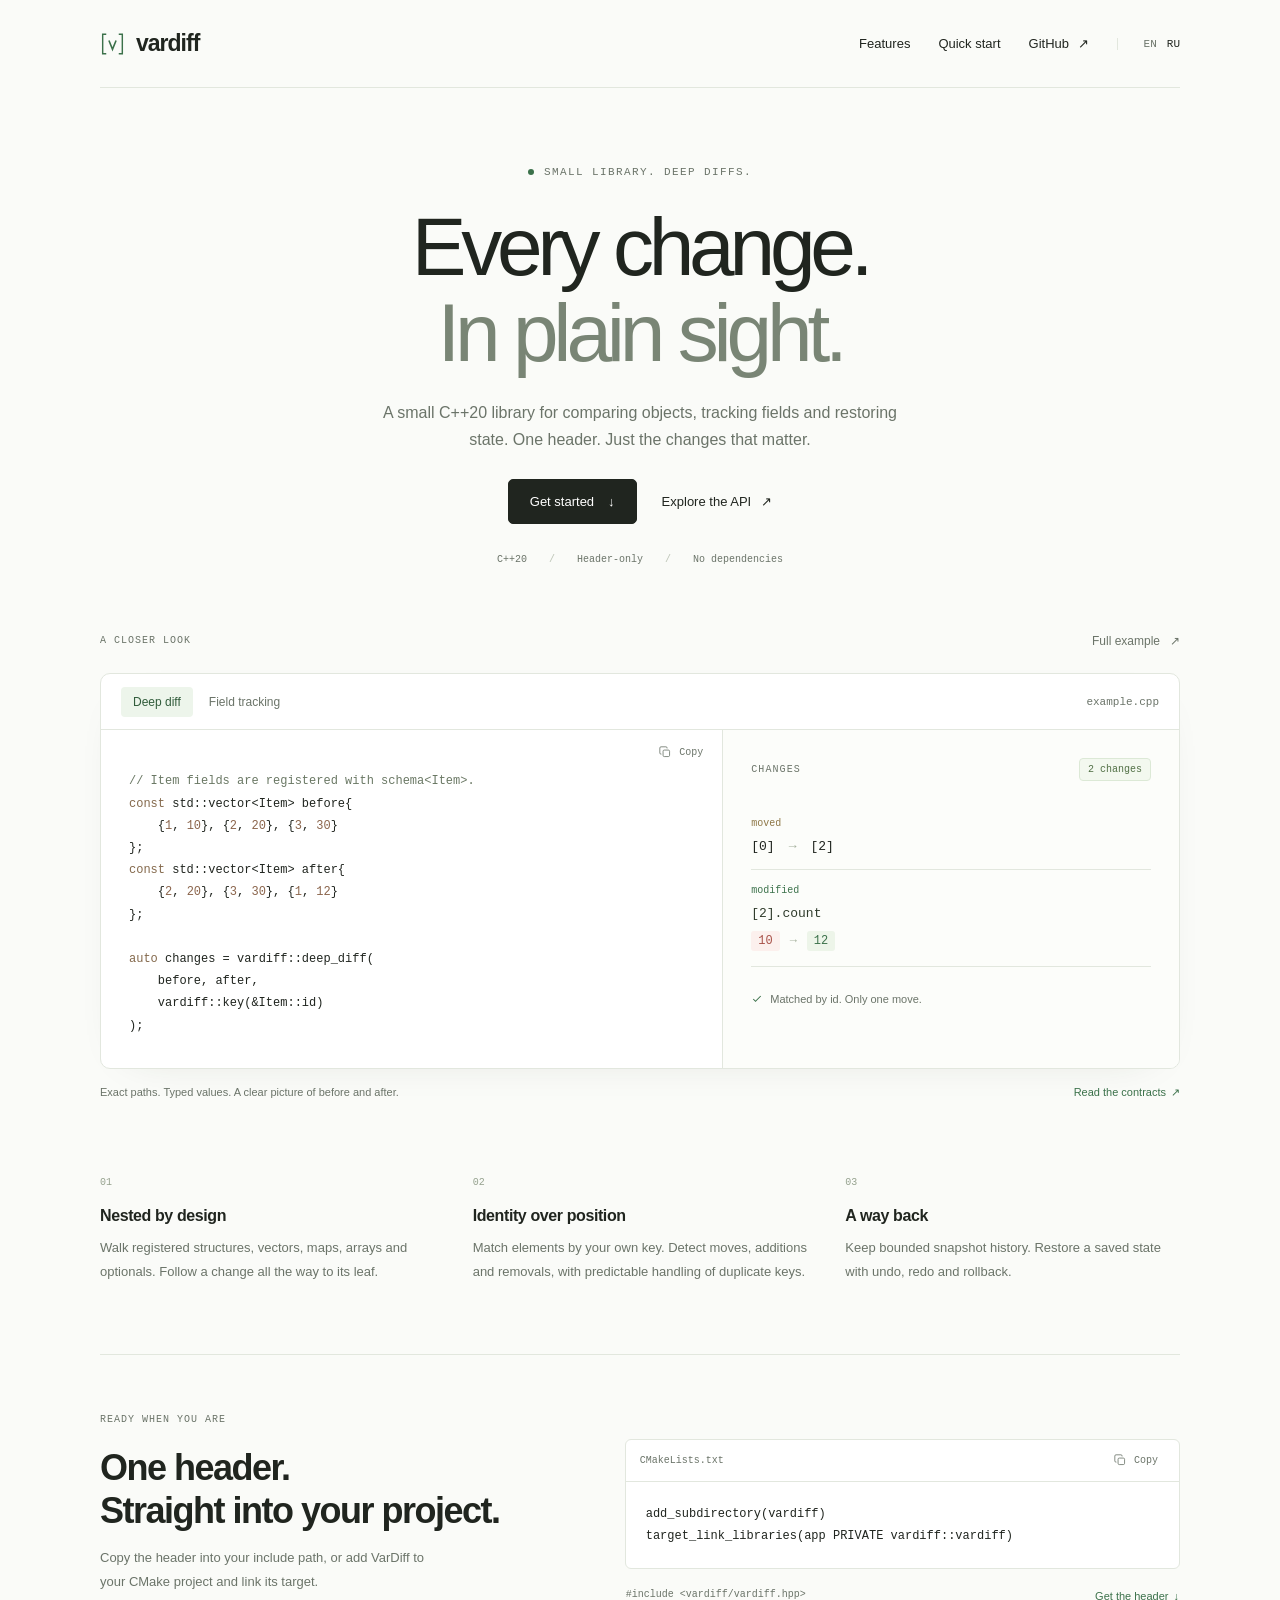
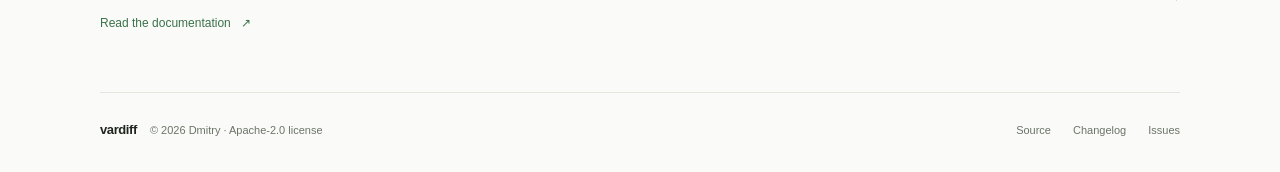
<file: site/index.html>
<!doctype html>
<html lang="en">
<head>
  <meta charset="utf-8">
  <meta name="viewport" content="width=device-width, initial-scale=1">
  <meta name="google-site-verification" content="hrMwf8EGETYBCFan39_Js3TOi5ihelGOi_mbezkfp-I" />
  <meta name="yandex-verification" content="321ada2dad0df365" />
  <meta name="theme-color" content="#fafbf8">
  <title>VarDiff — Every change, in plain sight.</title>
  <meta name="description" content="A small, header-only C++20 library for deep diffs, field tracking and snapshots. Compare nested objects, match by key and see exactly what changed.">
  <meta property="og:type" content="website">
  <meta property="og:site_name" content="VarDiff">
  <meta property="og:title" content="VarDiff — Every change, in plain sight.">
  <meta property="og:description" content="A small, header-only C++20 library for deep diffs, field tracking and snapshots. Compare nested objects, match by key and see exactly what changed.">
  <meta property="og:url" content="https://qventymr.github.io/vardiff/">
  <link rel="canonical" href="https://qventymr.github.io/vardiff/">
  <link rel="alternate" hreflang="en" href="https://qventymr.github.io/vardiff/">
  <link rel="alternate" hreflang="ru" href="https://qventymr.github.io/vardiff/ru/">
  <link rel="alternate" hreflang="x-default" href="https://qventymr.github.io/vardiff/">
  <link rel="icon" type="image/svg+xml" href="./assets/favicon.svg">
  <link rel="stylesheet" href="./assets/site.css">
  <script src="./assets/site.js" defer></script>
</head>
<body>
  <a class="skip-link" href="#main">Skip to content</a>
  <header class="site-header wrap">
    <nav class="nav" aria-label="Main navigation">
      <a class="wordmark" href="./" aria-label="VarDiff"><svg class="mark" viewBox="0 0 28 30" fill="none" aria-hidden="true"><path d="M7 4H3v22h4M21 4h4v22h-4" stroke="currentColor" stroke-width="1.6"/><path d="m10 11 4 10 4-10" stroke="currentColor" stroke-width="1.8"/></svg><span>vardiff</span></a>
      <div class="nav-links">
        <a class="nav-anchor" href="#features">Features</a>
        <a class="nav-anchor" href="#start">Quick start</a>
        <a href="https://github.com/qventymr/vardiff">GitHub <span class="arrow" aria-hidden="true">↗</span></a>
        <div class="language" aria-label="Language"><span lang="en" aria-current="page">EN</span><a href="./ru/" lang="ru" hreflang="ru" aria-label="Русская версия">RU</a></div>
      </div>
    </nav>
  </header>

  <main id="main">
    <section class="hero wrap" aria-labelledby="hero-title">
      <div class="eyebrow"><span class="status-dot" aria-hidden="true"></span>Small library. Deep diffs.</div>
      <h1 id="hero-title"><span>Every change.</span><span class="secondary">In plain sight.</span></h1>
      <p class="hero-description">A small C++20 library for comparing objects, tracking fields and restoring state. One header. Just the changes that matter.</p>
      <div class="hero-actions">
        <a class="button" href="#start">Get started<span aria-hidden="true">↓</span></a>
        <a class="text-link" href="https://github.com/qventymr/vardiff/blob/main/docs/API.md">Explore the API<span class="arrow" aria-hidden="true">↗</span></a>
      </div>
      <div class="traits"><span>C++20</span><span>Header-only</span><span>No dependencies</span></div>
    </section>

    <section class="example wrap" id="example" aria-labelledby="example-heading">
      <div class="section-heading">
        <h2 class="eyebrow" id="example-heading">A closer look</h2>
        <a class="text-link" href="https://github.com/qventymr/vardiff/blob/main/examples/deep_diff.cpp">Full example<span class="arrow" aria-hidden="true">↗</span></a>
      </div>
      <div class="demo">
        <div class="demo-toolbar">
          <div class="example-tabs" role="tablist" aria-label="Choose a code example">
            <button class="example-tab" id="tab-deep" role="tab" type="button" aria-controls="panel-deep" aria-selected="true" tabindex="0">Deep diff</button>
            <button class="example-tab" id="tab-track" role="tab" type="button" aria-controls="panel-track" aria-selected="false" tabindex="-1">Field tracking</button>
          </div>
          <span class="file-label">example.cpp</span>
        </div>
        <div id="panel-deep" role="tabpanel" aria-labelledby="tab-deep" tabindex="0">
          <div class="code-grid">
            <div class="code-source">
              <button class="copy-button source-copy" type="button" data-copy="code-deep" data-label="Copy" data-success="Copied" data-error="Copy failed. Select the code to copy it manually." aria-label="Copy: code-deep" hidden><svg viewBox="0 0 16 16" fill="none" aria-hidden="true"><rect x="5" y="5" width="8" height="8" rx="1.5" stroke="currentColor"/><path d="M10 3V2.5A1.5 1.5 0 0 0 8.5 1h-6A1.5 1.5 0 0 0 1 2.5v6A1.5 1.5 0 0 0 2.5 10H3" stroke="currentColor"/></svg><span>Copy</span></button>
              <pre><code id="code-deep"><span class="token-comment">// Item fields are registered with schema&lt;Item&gt;.</span>
<span class="token-keyword">const</span> std::vector&lt;Item&gt; before{
    {<span class="token-number">1</span>, <span class="token-number">10</span>}, {<span class="token-number">2</span>, <span class="token-number">20</span>}, {<span class="token-number">3</span>, <span class="token-number">30</span>}
};
<span class="token-keyword">const</span> std::vector&lt;Item&gt; after{
    {<span class="token-number">2</span>, <span class="token-number">20</span>}, {<span class="token-number">3</span>, <span class="token-number">30</span>}, {<span class="token-number">1</span>, <span class="token-number">12</span>}
};

<span class="token-keyword">auto</span> changes = vardiff::deep_diff(
    before, after,
    vardiff::key(&amp;Item::id)
);</code></pre>
            </div>
            <div class="output">
              <div class="output-header"><span class="output-label">Changes</span><span class="change-count">2 changes</span></div>
              <div class="change-row"><span class="change-type move-type">moved</span><div class="change-content"><span>[0]</span><span class="change-arrow" aria-label="to">→</span><span>[2]</span></div></div>
              <div class="change-row"><span class="change-type edit-type">modified</span><div class="change-content path">[2].count</div><div class="values"><span class="removed">10</span><span class="change-arrow" aria-label="to">→</span><span class="added">12</span></div></div>
              <p class="output-note"><svg width="12" height="12" viewBox="0 0 16 16" fill="none" aria-hidden="true"><path d="m3 8 3 3 7-7" stroke="currentColor" stroke-width="1.4"/></svg><span>Matched by id. Only one move.</span></p>
            </div>
          </div>
        </div>
        <div id="panel-track" role="tabpanel" aria-labelledby="tab-track" tabindex="0" hidden>
          <div class="code-grid">
            <div class="code-source">
              <button class="copy-button source-copy" type="button" data-copy="code-track" data-label="Copy" data-success="Copied" data-error="Copy failed. Select the code to copy it manually." aria-label="Copy: code-track" hidden><svg viewBox="0 0 16 16" fill="none" aria-hidden="true"><rect x="5" y="5" width="8" height="8" rx="1.5" stroke="currentColor"/><path d="M10 3V2.5A1.5 1.5 0 0 0 8.5 1h-6A1.5 1.5 0 0 0 1 2.5v6A1.5 1.5 0 0 0 2.5 10H3" stroke="currentColor"/></svg><span>Copy</span></button>
              <pre><code id="code-track"><span class="token-keyword">struct</span> Player { <span class="token-keyword">int</span> hp = <span class="token-number">100</span>; };
Player player;

<span class="token-keyword">auto</span> watcher = vardiff::track(
    player,
    vardiff::field(<span class="token-string">&quot;hp&quot;</span>, &amp;Player::hp)
);

player.hp = <span class="token-number">75</span>;
<span class="token-keyword">auto</span> changes = watcher.diff();</code></pre>
            </div>
            <div class="output">
              <div class="output-header"><span class="output-label">Changes</span><span class="change-count">1 change</span></div>
              <div class="change-row"><span class="change-type edit-type">modified</span><div class="change-content path">hp</div><div class="values"><span class="removed">100</span><span class="change-arrow" aria-label="to">→</span><span class="added">75</span></div></div>
              <p class="output-note"><svg width="12" height="12" viewBox="0 0 16 16" fill="none" aria-hidden="true"><path d="m3 8 3 3 7-7" stroke="currentColor" stroke-width="1.4"/></svg><span>Your object stays yours. Read changes when you need them.</span></p>
            </div>
          </div>
        </div>
      </div>
      <div class="demo-caption"><p>Exact paths. Typed values. A clear picture of before and after.</p><a href="https://github.com/qventymr/vardiff/blob/main/docs/DeepDiff.md">Read the contracts<span class="arrow" aria-hidden="true">↗</span></a></div>
    </section>

    <section class="features wrap" id="features" aria-label="Features"><article class="feature"><span class="feature-number" aria-hidden="true">01</span><h3>Nested by design</h3><p>Walk registered structures, vectors, maps, arrays and optionals. Follow a change all the way to its leaf.</p></article><article class="feature"><span class="feature-number" aria-hidden="true">02</span><h3>Identity over position</h3><p>Match elements by your own key. Detect moves, additions and removals, with predictable handling of duplicate keys.</p></article><article class="feature"><span class="feature-number" aria-hidden="true">03</span><h3>A way back</h3><p>Keep bounded snapshot history. Restore a saved state with undo, redo and rollback.</p></article></section>

    <section class="getting-started wrap" id="start" aria-labelledby="start-heading">
      <div>
        <div class="eyebrow">Ready when you are</div>
        <h2 id="start-heading"><span>One header.</span><span>Straight into your project.</span></h2>
        <p>Copy the header into your include path, or add VarDiff to your CMake project and link its target.</p>
        <a class="text-link" href="https://github.com/qventymr/vardiff/blob/main/docs/API.md">Read the documentation<span class="arrow" aria-hidden="true">↗</span></a>
      </div>
      <div class="setup">
        <div class="install-box">
          <div class="install-header"><span>CMakeLists.txt</span><button class="copy-button " type="button" data-copy="code-cmake" data-label="Copy" data-success="Copied" data-error="Copy failed. Select the code to copy it manually." aria-label="Copy: code-cmake" hidden><svg viewBox="0 0 16 16" fill="none" aria-hidden="true"><rect x="5" y="5" width="8" height="8" rx="1.5" stroke="currentColor"/><path d="M10 3V2.5A1.5 1.5 0 0 0 8.5 1h-6A1.5 1.5 0 0 0 1 2.5v6A1.5 1.5 0 0 0 2.5 10H3" stroke="currentColor"/></svg><span>Copy</span></button></div>
          <pre><code id="code-cmake">add_subdirectory(vardiff)
target_link_libraries(app PRIVATE vardiff::vardiff)</code></pre>
        </div>
        <div class="include-line"><code>#include &lt;vardiff/vardiff.hpp&gt;</code><a href="https://raw.githubusercontent.com/qventymr/vardiff/main/include/vardiff/vardiff.hpp">Get the header<span class="arrow" aria-hidden="true">↓</span></a></div>
      </div>
    </section>
  </main>

  <footer class="site-footer wrap">
    <div class="footer-meta"><strong>vardiff</strong><span>© 2026 Dmitry · <a href="https://github.com/qventymr/vardiff/blob/main/LICENSE">Apache-2.0 license</a></span></div>
    <div class="footer-links"><a href="https://github.com/qventymr/vardiff">Source</a><a href="https://github.com/qventymr/vardiff/blob/main/CHANGELOG.md">Changelog</a><a href="https://github.com/qventymr/vardiff/issues">Issues</a></div>
  </footer>
  <div id="copy-status" class="sr-only" role="status" aria-live="polite" aria-atomic="true"></div>
</body>
</html>
</file>
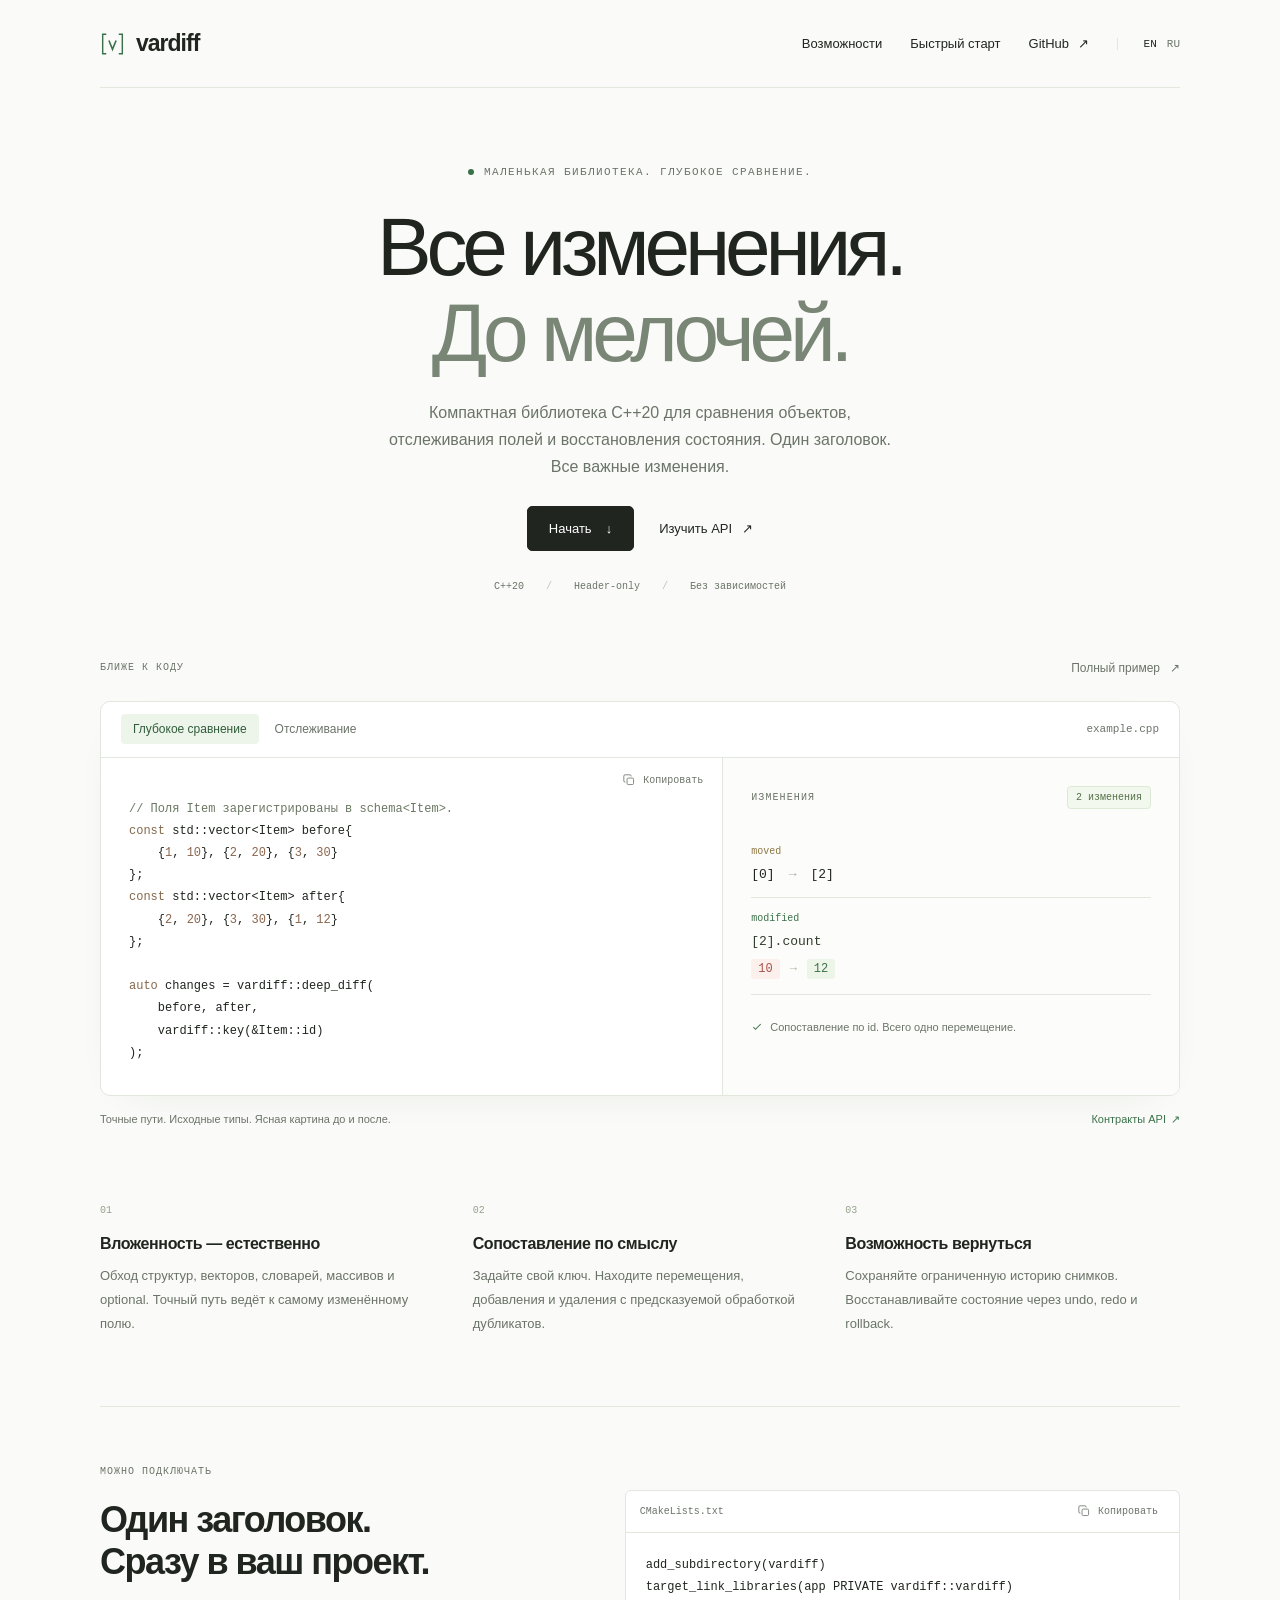
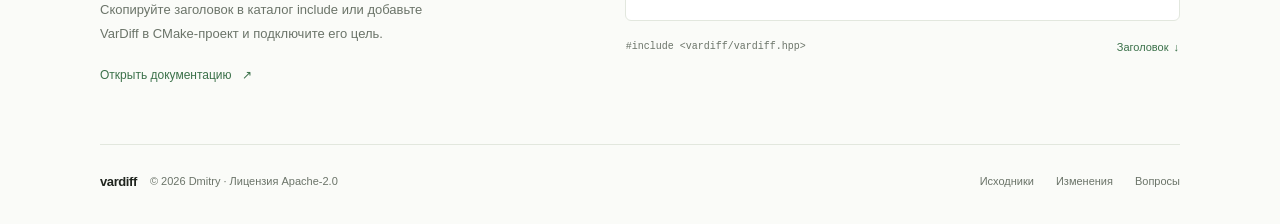
<file: site/ru/index.html>
<!doctype html>
<html lang="ru">
<head>
  <meta charset="utf-8">
  <meta name="viewport" content="width=device-width, initial-scale=1">
  <meta name="google-site-verification" content="hrMwf8EGETYBCFan39_Js3TOi5ihelGOi_mbezkfp-I" />
  <meta name="yandex-verification" content="321ada2dad0df365" />
  <meta name="theme-color" content="#fafbf8">
  <title>VarDiff — Все изменения. До мелочей.</title>
  <meta name="description" content="Компактная header-only библиотека C++20 для глубокого сравнения объектов, отслеживания полей и снимков состояния. Ключи, перемещения и точные пути изменений.">
  <meta property="og:type" content="website">
  <meta property="og:site_name" content="VarDiff">
  <meta property="og:title" content="VarDiff — Все изменения. До мелочей.">
  <meta property="og:description" content="Компактная header-only библиотека C++20 для глубокого сравнения объектов, отслеживания полей и снимков состояния. Ключи, перемещения и точные пути изменений.">
  <meta property="og:url" content="https://qventymr.github.io/vardiff/ru/">
  <link rel="canonical" href="https://qventymr.github.io/vardiff/ru/">
  <link rel="alternate" hreflang="en" href="https://qventymr.github.io/vardiff/">
  <link rel="alternate" hreflang="ru" href="https://qventymr.github.io/vardiff/ru/">
  <link rel="alternate" hreflang="x-default" href="https://qventymr.github.io/vardiff/">
  <link rel="icon" type="image/svg+xml" href="../assets/favicon.svg">
  <link rel="stylesheet" href="../assets/site.css">
  <script src="../assets/site.js" defer></script>
</head>
<body>
  <a class="skip-link" href="#main">Перейти к содержимому</a>
  <header class="site-header wrap">
    <nav class="nav" aria-label="Основная навигация">
      <a class="wordmark" href="../" aria-label="VarDiff"><svg class="mark" viewBox="0 0 28 30" fill="none" aria-hidden="true"><path d="M7 4H3v22h4M21 4h4v22h-4" stroke="currentColor" stroke-width="1.6"/><path d="m10 11 4 10 4-10" stroke="currentColor" stroke-width="1.8"/></svg><span>vardiff</span></a>
      <div class="nav-links">
        <a class="nav-anchor" href="#features">Возможности</a>
        <a class="nav-anchor" href="#start">Быстрый старт</a>
        <a href="https://github.com/qventymr/vardiff">GitHub <span class="arrow" aria-hidden="true">↗</span></a>
        <div class="language" aria-label="Язык"><a href="../" lang="en" hreflang="en" aria-label="English version">EN</a><span lang="ru" aria-current="page">RU</span></div>
      </div>
    </nav>
  </header>

  <main id="main">
    <section class="hero wrap" aria-labelledby="hero-title">
      <div class="eyebrow"><span class="status-dot" aria-hidden="true"></span>Маленькая библиотека. Глубокое сравнение.</div>
      <h1 id="hero-title"><span>Все изменения.</span><span class="secondary">До мелочей.</span></h1>
      <p class="hero-description">Компактная библиотека C++20 для сравнения объектов, отслеживания полей и восстановления состояния. Один заголовок. Все важные изменения.</p>
      <div class="hero-actions">
        <a class="button" href="#start">Начать<span aria-hidden="true">↓</span></a>
        <a class="text-link" href="https://github.com/qventymr/vardiff/blob/main/docs/API.ru.md">Изучить API<span class="arrow" aria-hidden="true">↗</span></a>
      </div>
      <div class="traits"><span>C++20</span><span>Header-only</span><span>Без зависимостей</span></div>
    </section>

    <section class="example wrap" id="example" aria-labelledby="example-heading">
      <div class="section-heading">
        <h2 class="eyebrow" id="example-heading">Ближе к коду</h2>
        <a class="text-link" href="https://github.com/qventymr/vardiff/blob/main/examples/deep_diff.cpp">Полный пример<span class="arrow" aria-hidden="true">↗</span></a>
      </div>
      <div class="demo">
        <div class="demo-toolbar">
          <div class="example-tabs" role="tablist" aria-label="Выбрать пример кода">
            <button class="example-tab" id="tab-deep" role="tab" type="button" aria-controls="panel-deep" aria-selected="true" tabindex="0">Глубокое сравнение</button>
            <button class="example-tab" id="tab-track" role="tab" type="button" aria-controls="panel-track" aria-selected="false" tabindex="-1">Отслеживание</button>
          </div>
          <span class="file-label">example.cpp</span>
        </div>
        <div id="panel-deep" role="tabpanel" aria-labelledby="tab-deep" tabindex="0">
          <div class="code-grid">
            <div class="code-source">
              <button class="copy-button source-copy" type="button" data-copy="code-deep" data-label="Копировать" data-success="Готово" data-error="Не удалось скопировать. Выделите код и скопируйте его вручную." aria-label="Копировать: code-deep" hidden><svg viewBox="0 0 16 16" fill="none" aria-hidden="true"><rect x="5" y="5" width="8" height="8" rx="1.5" stroke="currentColor"/><path d="M10 3V2.5A1.5 1.5 0 0 0 8.5 1h-6A1.5 1.5 0 0 0 1 2.5v6A1.5 1.5 0 0 0 2.5 10H3" stroke="currentColor"/></svg><span>Копировать</span></button>
              <pre><code id="code-deep"><span class="token-comment">// Поля Item зарегистрированы в schema&lt;Item&gt;.</span>
<span class="token-keyword">const</span> std::vector&lt;Item&gt; before{
    {<span class="token-number">1</span>, <span class="token-number">10</span>}, {<span class="token-number">2</span>, <span class="token-number">20</span>}, {<span class="token-number">3</span>, <span class="token-number">30</span>}
};
<span class="token-keyword">const</span> std::vector&lt;Item&gt; after{
    {<span class="token-number">2</span>, <span class="token-number">20</span>}, {<span class="token-number">3</span>, <span class="token-number">30</span>}, {<span class="token-number">1</span>, <span class="token-number">12</span>}
};

<span class="token-keyword">auto</span> changes = vardiff::deep_diff(
    before, after,
    vardiff::key(&amp;Item::id)
);</code></pre>
            </div>
            <div class="output">
              <div class="output-header"><span class="output-label">Изменения</span><span class="change-count">2 изменения</span></div>
              <div class="change-row"><span class="change-type move-type">moved</span><div class="change-content"><span>[0]</span><span class="change-arrow" aria-label="в">→</span><span>[2]</span></div></div>
              <div class="change-row"><span class="change-type edit-type">modified</span><div class="change-content path">[2].count</div><div class="values"><span class="removed">10</span><span class="change-arrow" aria-label="в">→</span><span class="added">12</span></div></div>
              <p class="output-note"><svg width="12" height="12" viewBox="0 0 16 16" fill="none" aria-hidden="true"><path d="m3 8 3 3 7-7" stroke="currentColor" stroke-width="1.4"/></svg><span>Сопоставление по id. Всего одно перемещение.</span></p>
            </div>
          </div>
        </div>
        <div id="panel-track" role="tabpanel" aria-labelledby="tab-track" tabindex="0" hidden>
          <div class="code-grid">
            <div class="code-source">
              <button class="copy-button source-copy" type="button" data-copy="code-track" data-label="Копировать" data-success="Готово" data-error="Не удалось скопировать. Выделите код и скопируйте его вручную." aria-label="Копировать: code-track" hidden><svg viewBox="0 0 16 16" fill="none" aria-hidden="true"><rect x="5" y="5" width="8" height="8" rx="1.5" stroke="currentColor"/><path d="M10 3V2.5A1.5 1.5 0 0 0 8.5 1h-6A1.5 1.5 0 0 0 1 2.5v6A1.5 1.5 0 0 0 2.5 10H3" stroke="currentColor"/></svg><span>Копировать</span></button>
              <pre><code id="code-track"><span class="token-keyword">struct</span> Player { <span class="token-keyword">int</span> hp = <span class="token-number">100</span>; };
Player player;

<span class="token-keyword">auto</span> watcher = vardiff::track(
    player,
    vardiff::field(<span class="token-string">&quot;hp&quot;</span>, &amp;Player::hp)
);

player.hp = <span class="token-number">75</span>;
<span class="token-keyword">auto</span> changes = watcher.diff();</code></pre>
            </div>
            <div class="output">
              <div class="output-header"><span class="output-label">Изменения</span><span class="change-count">1 изменение</span></div>
              <div class="change-row"><span class="change-type edit-type">modified</span><div class="change-content path">hp</div><div class="values"><span class="removed">100</span><span class="change-arrow" aria-label="в">→</span><span class="added">75</span></div></div>
              <p class="output-note"><svg width="12" height="12" viewBox="0 0 16 16" fill="none" aria-hidden="true"><path d="m3 8 3 3 7-7" stroke="currentColor" stroke-width="1.4"/></svg><span>Объект остаётся вашим. Проверяйте изменения, когда нужно.</span></p>
            </div>
          </div>
        </div>
      </div>
      <div class="demo-caption"><p>Точные пути. Исходные типы. Ясная картина до и после.</p><a href="https://github.com/qventymr/vardiff/blob/main/docs/DeepDiff.ru.md">Контракты API<span class="arrow" aria-hidden="true">↗</span></a></div>
    </section>

    <section class="features wrap" id="features" aria-label="Возможности"><article class="feature"><span class="feature-number" aria-hidden="true">01</span><h3>Вложенность — естественно</h3><p>Обход структур, векторов, словарей, массивов и optional. Точный путь ведёт к самому изменённому полю.</p></article><article class="feature"><span class="feature-number" aria-hidden="true">02</span><h3>Сопоставление по смыслу</h3><p>Задайте свой ключ. Находите перемещения, добавления и удаления с предсказуемой обработкой дубликатов.</p></article><article class="feature"><span class="feature-number" aria-hidden="true">03</span><h3>Возможность вернуться</h3><p>Сохраняйте ограниченную историю снимков. Восстанавливайте состояние через undo, redo и rollback.</p></article></section>

    <section class="getting-started wrap" id="start" aria-labelledby="start-heading">
      <div>
        <div class="eyebrow">Можно подключать</div>
        <h2 id="start-heading"><span>Один заголовок.</span><span>Сразу в ваш проект.</span></h2>
        <p>Скопируйте заголовок в каталог include или добавьте VarDiff в CMake-проект и подключите его цель.</p>
        <a class="text-link" href="https://github.com/qventymr/vardiff/blob/main/docs/API.ru.md">Открыть документацию<span class="arrow" aria-hidden="true">↗</span></a>
      </div>
      <div class="setup">
        <div class="install-box">
          <div class="install-header"><span>CMakeLists.txt</span><button class="copy-button " type="button" data-copy="code-cmake" data-label="Копировать" data-success="Готово" data-error="Не удалось скопировать. Выделите код и скопируйте его вручную." aria-label="Копировать: code-cmake" hidden><svg viewBox="0 0 16 16" fill="none" aria-hidden="true"><rect x="5" y="5" width="8" height="8" rx="1.5" stroke="currentColor"/><path d="M10 3V2.5A1.5 1.5 0 0 0 8.5 1h-6A1.5 1.5 0 0 0 1 2.5v6A1.5 1.5 0 0 0 2.5 10H3" stroke="currentColor"/></svg><span>Копировать</span></button></div>
          <pre><code id="code-cmake">add_subdirectory(vardiff)
target_link_libraries(app PRIVATE vardiff::vardiff)</code></pre>
        </div>
        <div class="include-line"><code>#include &lt;vardiff/vardiff.hpp&gt;</code><a href="https://raw.githubusercontent.com/qventymr/vardiff/main/include/vardiff/vardiff.hpp">Заголовок<span class="arrow" aria-hidden="true">↓</span></a></div>
      </div>
    </section>
  </main>

  <footer class="site-footer wrap">
    <div class="footer-meta"><strong>vardiff</strong><span>© 2026 Dmitry · <a href="https://github.com/qventymr/vardiff/blob/main/LICENSE">Лицензия Apache-2.0</a></span></div>
    <div class="footer-links"><a href="https://github.com/qventymr/vardiff">Исходники</a><a href="https://github.com/qventymr/vardiff/blob/main/CHANGELOG.md">Изменения</a><a href="https://github.com/qventymr/vardiff/issues">Вопросы</a></div>
  </footer>
  <div id="copy-status" class="sr-only" role="status" aria-live="polite" aria-atomic="true"></div>
</body>
</html>
</file>
<file: site/assets/site.css>
:root {
  color-scheme: light;
  --paper: #fafbf8;
  --surface: #ffffff;
  --ink: #20251f;
  --muted: #6b7469;
  --line: #e2e7de;
  --green: #3b714a;
  --green-soft: #edf5eb;
  --red: #a85249;
  --mono: "SFMono-Regular", Consolas, "Liberation Mono", monospace;
  font-family: -apple-system, BlinkMacSystemFont, "Segoe UI", sans-serif;
  font-synthesis: none;
  text-rendering: optimizeLegibility;
  -webkit-font-smoothing: antialiased;
}

* { box-sizing: border-box; }
html { scroll-behavior: smooth; scroll-padding-top: 30px; }
body { margin: 0; background: var(--paper); color: var(--ink); }
button, a { -webkit-tap-highlight-color: transparent; }
a { color: inherit; text-decoration: none; }
button { font: inherit; }
button, a { touch-action: manipulation; }
button:focus-visible, a:focus-visible, [tabindex]:focus-visible {
  outline: 2px solid var(--green);
  outline-offset: 5px;
}
::selection { background: #dbead4; color: #20251f; }
svg { display: block; }
.wrap { width: min(1080px, calc(100% - 88px)); margin-inline: auto; }
.sr-only {
  position: absolute; width: 1px; height: 1px; padding: 0; margin: -1px;
  overflow: hidden; clip: rect(0, 0, 0, 0); white-space: nowrap; border: 0;
}
.skip-link {
  position: absolute; top: -80px; left: 20px; z-index: 10;
  padding: 12px 18px; background: var(--ink); color: white;
}
.skip-link:focus { top: 12px; }
.site-header { height: 88px; display: flex; align-items: center; border-bottom: 1px solid var(--line); }
.nav { display: flex; justify-content: space-between; align-items: center; gap: 28px; width: 100%; }
.wordmark { display: inline-flex; align-items: center; gap: 11px; font-size: 23px; font-weight: 650; letter-spacing: -1px; }
.mark { width: 25px; height: 28px; color: var(--green); }
.nav-links { display: flex; align-items: center; gap: 28px; font-size: 13px; font-weight: 500; }
.nav-links a { transition: color 150ms; }
.nav-links a:hover, .text-link:hover, .footer-links a:hover { color: var(--green); }
.language { display: flex; gap: 10px; border-left: 1px solid var(--line); padding-left: 26px; font-family: var(--mono); font-size: 11px; }
.language [aria-current] { color: var(--muted); }
.arrow { display: inline-block; margin-left: 5px; }

.hero { padding: 68px 0 48px; text-align: center; }
.eyebrow { display: flex; align-items: center; gap: 10px; font: 11px/1.5 var(--mono); letter-spacing: 1.4px; text-transform: uppercase; }
.hero .eyebrow { justify-content: center; color: var(--muted); }
.status-dot { width: 6px; height: 6px; flex: 0 0 6px; border-radius: 50%; background: var(--green); }
h1 { margin: 23px 0 22px; font-size: clamp(46px, 7.7vw, 82px); line-height: 1.055; font-weight: 540; letter-spacing: -5.2px; }
h1 span { display: block; }
h1 .secondary { color: #798575; }
.hero-description { max-width: 520px; margin: 0 auto; color: var(--muted); font-size: 16px; line-height: 1.7; }
.hero-actions { display: flex; justify-content: center; align-items: center; gap: 25px; margin-top: 26px; font-size: 13px; }
.button { display: inline-flex; align-items: center; justify-content: center; gap: 14px; min-height: 45px; padding: 0 21px; border: 1px solid var(--ink); border-radius: 5px; background: var(--ink); color: #fff; font-size: 13px; transition: background 150ms, border-color 150ms; }
.button:hover { background: var(--green); border-color: var(--green); }
.text-link { display: inline-flex; align-items: center; gap: 5px; transition: color 150ms; }
.traits { display: flex; justify-content: center; align-items: center; gap: 22px; margin-top: 28px; color: var(--muted); font: 10px/1.5 var(--mono); }
.traits span + span::before { content: "/"; margin-right: 22px; color: #bbc4b6; }

.example { padding-top: 10px; }
.section-heading { display: flex; align-items: center; justify-content: space-between; gap: 18px; margin-bottom: 17px; }
.section-heading .eyebrow { color: var(--muted); font-size: 10px; letter-spacing: 1px; }
.section-heading .text-link { color: var(--muted); font-size: 12px; }
.demo { border: 1px solid var(--line); border-radius: 10px; background: var(--surface); overflow: hidden; box-shadow: 0 12px 45px -34px #24341b38; }
.demo-toolbar { min-height: 56px; padding: 10px 20px; display: flex; align-items: center; justify-content: space-between; gap: 12px; border-bottom: 1px solid var(--line); }
.example-tabs { display: flex; gap: 4px; }
html:not(.js) .example-tabs { display: none; }
.example-tab { border: 0; border-radius: 4px; padding: 8px 12px; background: transparent; color: var(--muted); font-size: 12px; cursor: pointer; }
.example-tab[aria-selected="true"] { background: var(--green-soft); color: #315c3b; }
.example-tab:hover { color: var(--ink); }
.file-label { font: 11px var(--mono); color: var(--muted); }
.code-grid { display: grid; grid-template-columns: minmax(0, 1.36fr) minmax(0, 1fr); }
.code-source { min-width: 0; position: relative; }
pre { margin: 0; white-space: pre; tab-size: 4; overflow-x: auto; }
.code-source pre { padding: 40px 28px 31px; min-height: 332px; }
code { font-family: var(--mono); font-size: 12px; line-height: 1.85; }
.token-comment { color: #6a7864; }
.token-keyword { color: #84694c; }
.token-string { color: #3b714a; }
.token-number { color: #8b654c; }
.output { border-left: 1px solid var(--line); background: #fcfdfa; padding: 28px; }
.output-header { display: flex; align-items: center; justify-content: space-between; gap: 10px; margin-bottom: 22px; }
.output-label { color: var(--muted); font: 10px var(--mono); letter-spacing: 1.1px; text-transform: uppercase; }
.change-count { padding: 5px 8px; border: 1px solid #dce9d6; border-radius: 4px; background: #f3f8ef; color: #527046; font: 10px var(--mono); }
.change-row { padding: 15px 0; border-bottom: 1px solid var(--line); }
.change-row:first-of-type { padding-top: 0; }
.change-type { display: block; margin-bottom: 10px; font: 10px var(--mono); color: var(--muted); }
.move-type { color: #8d7645; }
.edit-type { color: var(--green); }
.change-content { display: flex; align-items: center; gap: 14px; font: 13px var(--mono); }
.change-arrow { color: #a6b29e; }
.path { color: #303c2c; }
.values { margin-top: 10px; display: flex; align-items: center; gap: 10px; font: 12px var(--mono); }
.removed { color: var(--red); background: #fcf0ed; padding: 3px 7px; border-radius: 3px; }
.added { color: var(--green); background: #edf5e9; padding: 3px 7px; border-radius: 3px; }
.output-note { display: flex; gap: 7px; align-items: baseline; margin: 23px 0 0; color: var(--muted); font-size: 11px; line-height: 1.7; }
.output-note svg { display: inline-block; flex: 0 0 12px; position: relative; top: 2px; color: var(--green); }
.demo-caption { display: flex; justify-content: space-between; gap: 24px; padding-top: 15px; color: var(--muted); font-size: 11px; line-height: 1.6; }
.demo-caption p { margin: 0; }
.demo-caption a { color: var(--green); white-space: nowrap; }
.copy-button { display: inline-flex; align-items: center; gap: 7px; padding: 6px 7px; border: 0; border-radius: 4px; color: var(--muted); background: transparent; font: 10px var(--mono); cursor: pointer; }
.copy-button:hover { color: var(--ink); background: #f1f4ee; }
.copy-button[hidden], [hidden] { display: none !important; }
.copy-button svg { width: 13px; height: 13px; }
.source-copy { position: absolute; top: 10px; right: 12px; background: var(--surface); }

.features { display: grid; grid-template-columns: repeat(3, minmax(0, 1fr)); gap: 38px; padding: 70px 0; }
.feature { min-width: 0; }
.feature-number { display: inline-block; margin-bottom: 19px; font: 10px var(--mono); color: #96a28f; }
h2, h3 { font-weight: 550; }
.feature h3 { margin: 0 0 11px; font-size: 16px; letter-spacing: -0.4px; }
.feature p { margin: 0; font-size: 13px; color: var(--muted); line-height: 1.85; }
.feature code { font-size: 11px; }

.getting-started { display: grid; grid-template-columns: minmax(0, 1fr) minmax(0, 1.2fr); gap: 62px; padding: 57px 0 61px; border-top: 1px solid var(--line); border-bottom: 1px solid var(--line); }
.getting-started .eyebrow { color: var(--muted); font-size: 10px; letter-spacing: 1px; }
.getting-started h2 { margin: 20px 0 14px; font-size: 36px; line-height: 1.18; letter-spacing: -1.5px; }
.getting-started h2 span { display: block; }
.getting-started p { margin: 0; max-width: 340px; color: var(--muted); font-size: 13px; line-height: 1.85; }
.getting-started .text-link { margin-top: 22px; font-size: 12px; color: var(--green); }
.setup { align-self: center; min-width: 0; }
.install-box { border: 1px solid var(--line); border-radius: 6px; background: var(--surface); overflow: hidden; }
.install-header { min-height: 40px; padding: 8px 14px; display: flex; align-items: center; justify-content: space-between; border-bottom: 1px solid var(--line); }
.install-header > span { color: var(--muted); font: 10px var(--mono); }
.install-box pre { padding: 21px 20px; }
.include-line { display: flex; justify-content: space-between; align-items: center; gap: 12px; padding: 17px 1px 0; }
.include-line code { color: var(--muted); font-size: 10px; }
.include-line a { font-size: 11px; color: var(--green); white-space: nowrap; }

.site-footer { display: flex; justify-content: space-between; align-items: center; gap: 24px; padding: 29px 0 35px; }
.footer-meta { display: flex; align-items: center; gap: 13px; font-size: 11px; color: var(--muted); }
.footer-meta strong { color: var(--ink); font-size: 13px; font-weight: 600; letter-spacing: -0.4px; }
.footer-links { display: flex; gap: 22px; font-size: 11px; color: var(--muted); }

@media (min-width: 1200px) {
  .hero { padding-top: 76px; }
}
@media (max-width: 820px) {
  .wrap { width: calc(100% - 48px); }
  .nav-links { gap: 20px; }
  .nav-anchor { display: none; }
  .hero { padding: 68px 0 52px; }
  h1 { letter-spacing: -3.5px; }
  .code-grid { grid-template-columns: minmax(0, 1.25fr) minmax(0, 1fr); }
  .code-source pre { padding-left: 20px; padding-right: 20px; }
  .output { padding: 25px 20px; }
  .features { gap: 26px; padding: 52px 0; }
  .getting-started { gap: 36px; grid-template-columns: minmax(0, 1fr) minmax(0, 1.15fr); }
  .include-line { align-items: start; flex-direction: column; }
}
@media (max-width: 620px) {
  .wrap { width: calc(100% - 40px); }
  .site-header { height: 76px; }
  .wordmark { font-size: 21px; }
  .nav-links { gap: 17px; }
  .language { gap: 8px; padding-left: 16px; }
  .hero { padding: 57px 0 43px; }
  .hero .eyebrow { font-size: 9px; letter-spacing: 1.1px; }
  h1 { font-size: clamp(40px, 9.1vw, 54px); letter-spacing: -2.3px; line-height: 1.12; margin: 23px 0; }
  .hero-description { max-width: 350px; font-size: 14px; line-height: 1.8; }
  .hero-actions { gap: 20px; margin-top: 25px; font-size: 12px; }
  .button { min-height: 43px; padding-inline: 18px; font-size: 12px; }
  .traits { gap: 12px; font-size: 9px; margin-top: 27px; }
  .traits span + span::before { margin-right: 12px; }
  .section-heading .text-link { font-size: 10px; }
  .section-heading .eyebrow { font-size: 9px; }
  .demo-toolbar { padding-inline: 12px; min-height: 53px; }
  .example-tab { font-size: 11px; padding-inline: 10px; }
  .file-label { display: none; }
  .code-grid { display: block; }
  .code-source pre { min-height: auto; padding: 40px 20px 25px; }
  .output { border-left: 0; border-top: 1px solid var(--line); padding: 22px 20px; }
  .output-header { margin-bottom: 11px; }
  .change-row { padding: 12px 0; }
  .change-type { display: inline-block; min-width: 75px; margin: 0; }
  .change-content { display: inline-flex; font-size: 12px; }
  .values { display: inline-flex; margin: 0 0 0 10px; }
  .output-note { margin-top: 16px; font-size: 10px; }
  .demo-caption { gap: 15px; font-size: 10px; }
  .features { display: block; padding: 28px 0 37px; }
  .feature { position: relative; padding: 21px 0 0 37px; }
  .feature-number { position: absolute; top: 25px; left: 0; margin: 0; }
  .feature h3 { font-size: 15px; margin-bottom: 7px; }
  .feature p { max-width: 390px; font-size: 12px; }
  .getting-started { display: block; padding: 37px 0 34px; }
  .getting-started h2 { font-size: 32px; margin-top: 17px; }
  .getting-started p { max-width: 390px; font-size: 12px; }
  .getting-started .text-link { margin-top: 16px; }
  .setup { margin-top: 27px; }
  .include-line { flex-direction: row; align-items: center; gap: 8px; }
  .site-footer { align-items: start; padding: 25px 0; gap: 18px; }
  .footer-meta { flex-direction: column; align-items: start; gap: 8px; }
  .footer-links { flex-wrap: wrap; justify-content: flex-end; gap: 14px; max-width: 200px; font-size: 10px; }
}
@media (max-width: 370px) {
  .wrap { width: calc(100% - 32px); }
  .nav-links { gap: 12px; }
  .language { padding-left: 12px; }
  .hero-actions { gap: 15px; }
  .values { margin: 9px 0 0 79px; }
  .include-line { flex-direction: column; align-items: start; }
}
@media (prefers-reduced-motion: reduce) {
  html { scroll-behavior: auto; }
  *, *::before, *::after { transition: none !important; }
}
</file>
